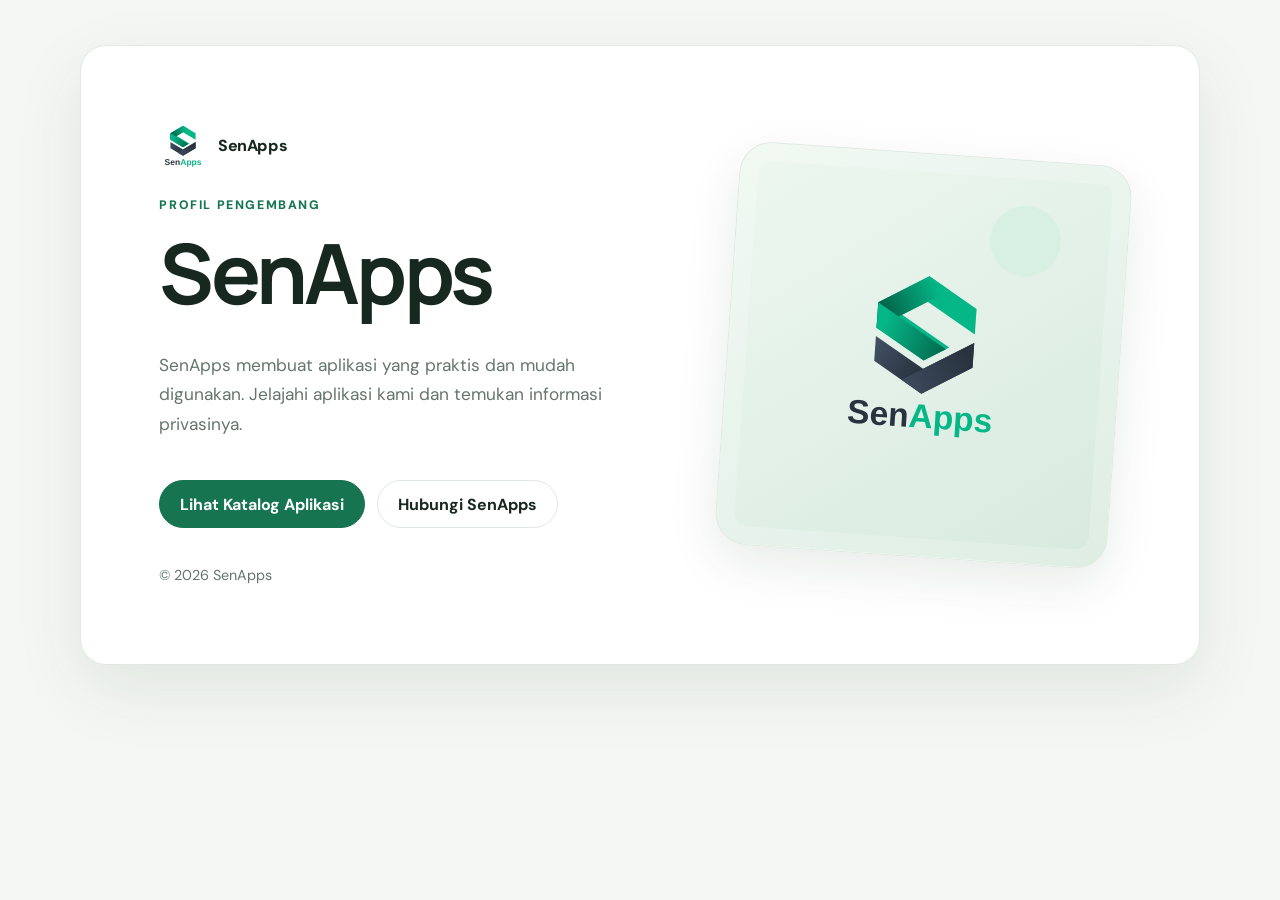
<file: index.html>
﻿<!doctype html>
<html lang="id">
<head>
  <meta charset="utf-8">
  <meta name="viewport" content="width=device-width, initial-scale=1">
  <meta name="description" content="SenApps — profil pengembang dan katalog aplikasi.">
  <title>SenApps — Aplikasi yang berguna untuk keseharian</title>
  <style>
    :root { --ink: #17251e; --muted: #58685f; --paper: #f4f7f2; --green: #176b4b; --line: #dce6dd; }
    * { box-sizing: border-box; }
    body { margin: 0; background: var(--paper); color: var(--ink); font: 16px/1.65 system-ui, -apple-system, "Segoe UI", sans-serif; }
    main { width: min(980px, calc(100% - 36px)); margin: 7vh auto; }
    .card { padding: clamp(28px, 7vw, 76px); border: 1px solid var(--line); border-radius: 24px; background: #fff; box-shadow: 0 18px 55px #193d2910; }
    .eyebrow { color: var(--green); font-size: .78rem; font-weight: 750; letter-spacing: .12em; text-transform: uppercase; }
    h1 { max-width: 700px; margin: 12px 0 16px; font-size: clamp(2.6rem, 8vw, 5rem); line-height: 1.02; letter-spacing: -.055em; }
    p { color: var(--muted); }
    .links { display: flex; flex-wrap: wrap; gap: 12px; margin-top: 30px; }
    a.button { display: inline-block; padding: 12px 18px; border: 1px solid var(--line); border-radius: 999px; color: var(--green); font-weight: 700; text-decoration: none; }
    a.button.primary { border-color: var(--green); background: var(--green); color: #fff; }
    footer { margin-top: 28px; color: var(--muted); font-size: .9rem; }
  </style>
  <link rel="stylesheet" href="assets/styles.css?v=3">
</head>
<body>
  <main>
    <section class="card" aria-labelledby="title">
      <a class="site-brand" href="./"><img src="assets/senapps-logo.svg" alt="Logo SenApps"><span>SenApps</span></a><div class="eyebrow">Profil pengembang</div>
      <h1 id="title">SenApps</h1>
      <p>SenApps membuat aplikasi yang praktis dan mudah digunakan. Jelajahi aplikasi kami dan temukan informasi privasinya.</p>
      <nav class="links" aria-label="Navigasi utama">
        <a class="button primary" href="apps/">Lihat Katalog Aplikasi</a>
        <a class="button" href="mailto:senaalwaa@gmail.com">Hubungi SenApps</a>
      </nav>
      <footer>© <span id="year"></span> SenApps</footer>
    </section>
  </main>
  <script>document.getElementById('year').textContent = new Date().getFullYear();</script>
</body>
</html>
</file>
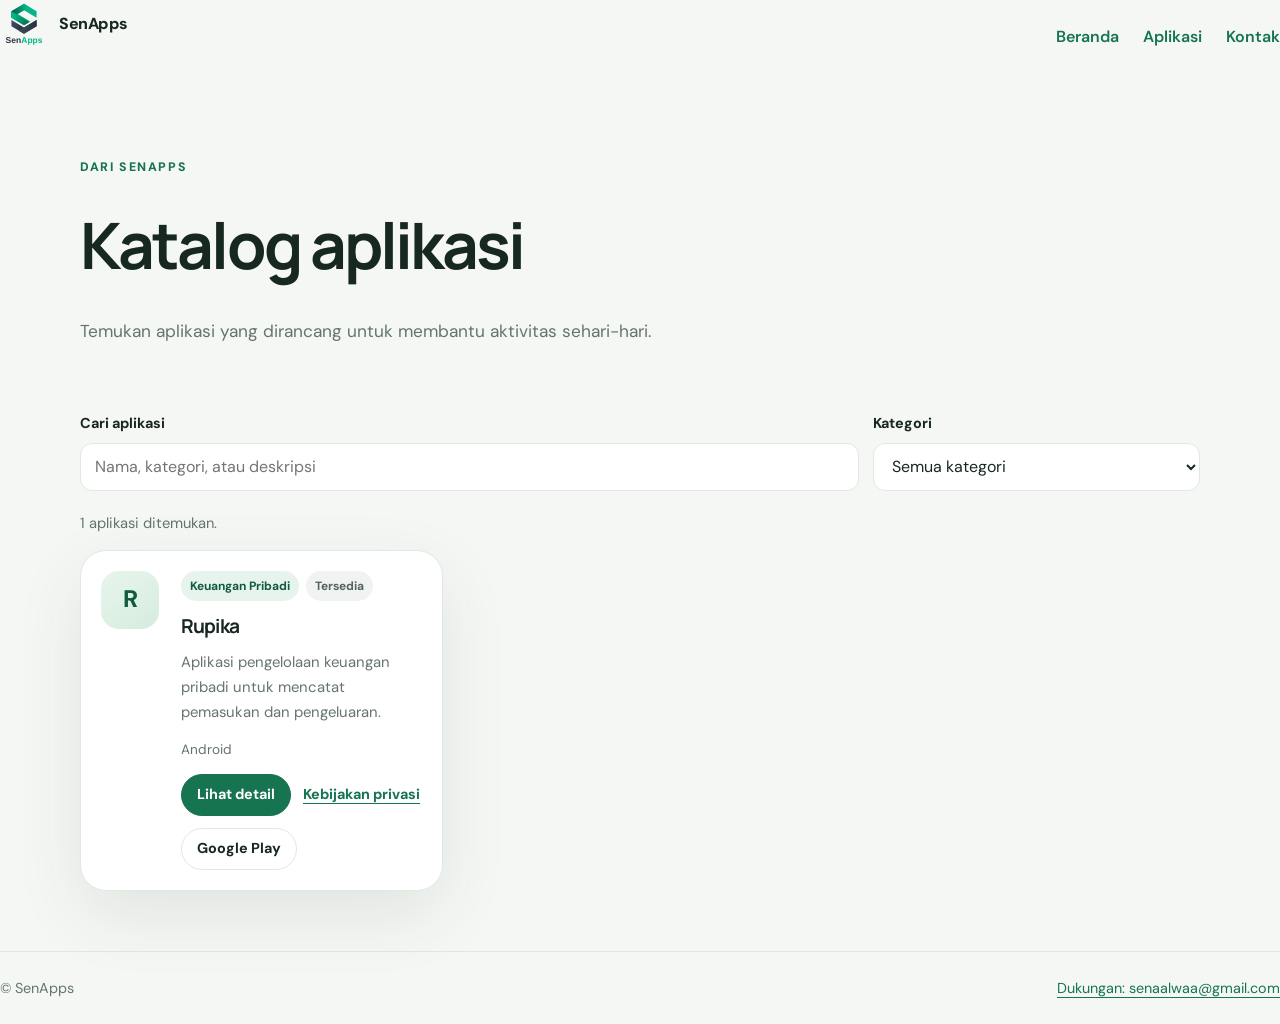
<file: apps/index.html>
<!doctype html>
<html lang="id">
<head>
  <meta charset="utf-8">
  <meta name="viewport" content="width=device-width, initial-scale=1">
  <meta name="description" content="Jelajahi aplikasi yang dibuat oleh SenApps.">
  <title>Katalog Aplikasi — SenApps</title>
  <link rel="stylesheet" href="../assets/styles.css?v=3">
  <script src="../assets/scripts/catalog.js" defer></script>
</head>
<body>
  <header class="site-header shell">
    <a class="site-brand" href="../"><img src="../assets/senapps-logo.svg" alt=""><span>SenApps</span></a>
    <nav class="catalog-nav" aria-label="Navigasi utama">
      <a href="../">Beranda</a><a href="#catalog-list" aria-current="page">Aplikasi</a>
      <a href="mailto:senaalwaa@gmail.com">Kontak</a>
    </nav>
  </header>
  <main class="catalog-main shell">
    <section class="catalog-intro">
      <p class="eyebrow">Dari SenApps</p>
      <h1>Katalog aplikasi</h1>
      <p class="catalog-lead">Temukan aplikasi yang dirancang untuk membantu aktivitas sehari-hari.</p>
    </section>
    <section id="catalog-list" aria-labelledby="catalog-title">
      <h2 id="catalog-title" class="visually-hidden">Daftar aplikasi</h2>
      <div class="catalog-controls">
        <div class="search-field"><label for="app-search">Cari aplikasi</label><input id="app-search" type="search" placeholder="Nama, kategori, atau deskripsi" autocomplete="off"></div>
        <div class="filter-field"><label for="category-filter">Kategori</label><select id="category-filter"><option value="">Semua kategori</option></select></div>
      </div>
      <p id="catalog-status" class="catalog-status" role="status" aria-live="polite">Memuat katalog aplikasi…</p>
      <div id="app-grid" class="app-grid"></div>
    </section>
  </main>
  <footer class="site-footer shell"><span>© SenApps</span><a href="mailto:senaalwaa@gmail.com">Dukungan: senaalwaa@gmail.com</a></footer>
</body>
</html>
</file>
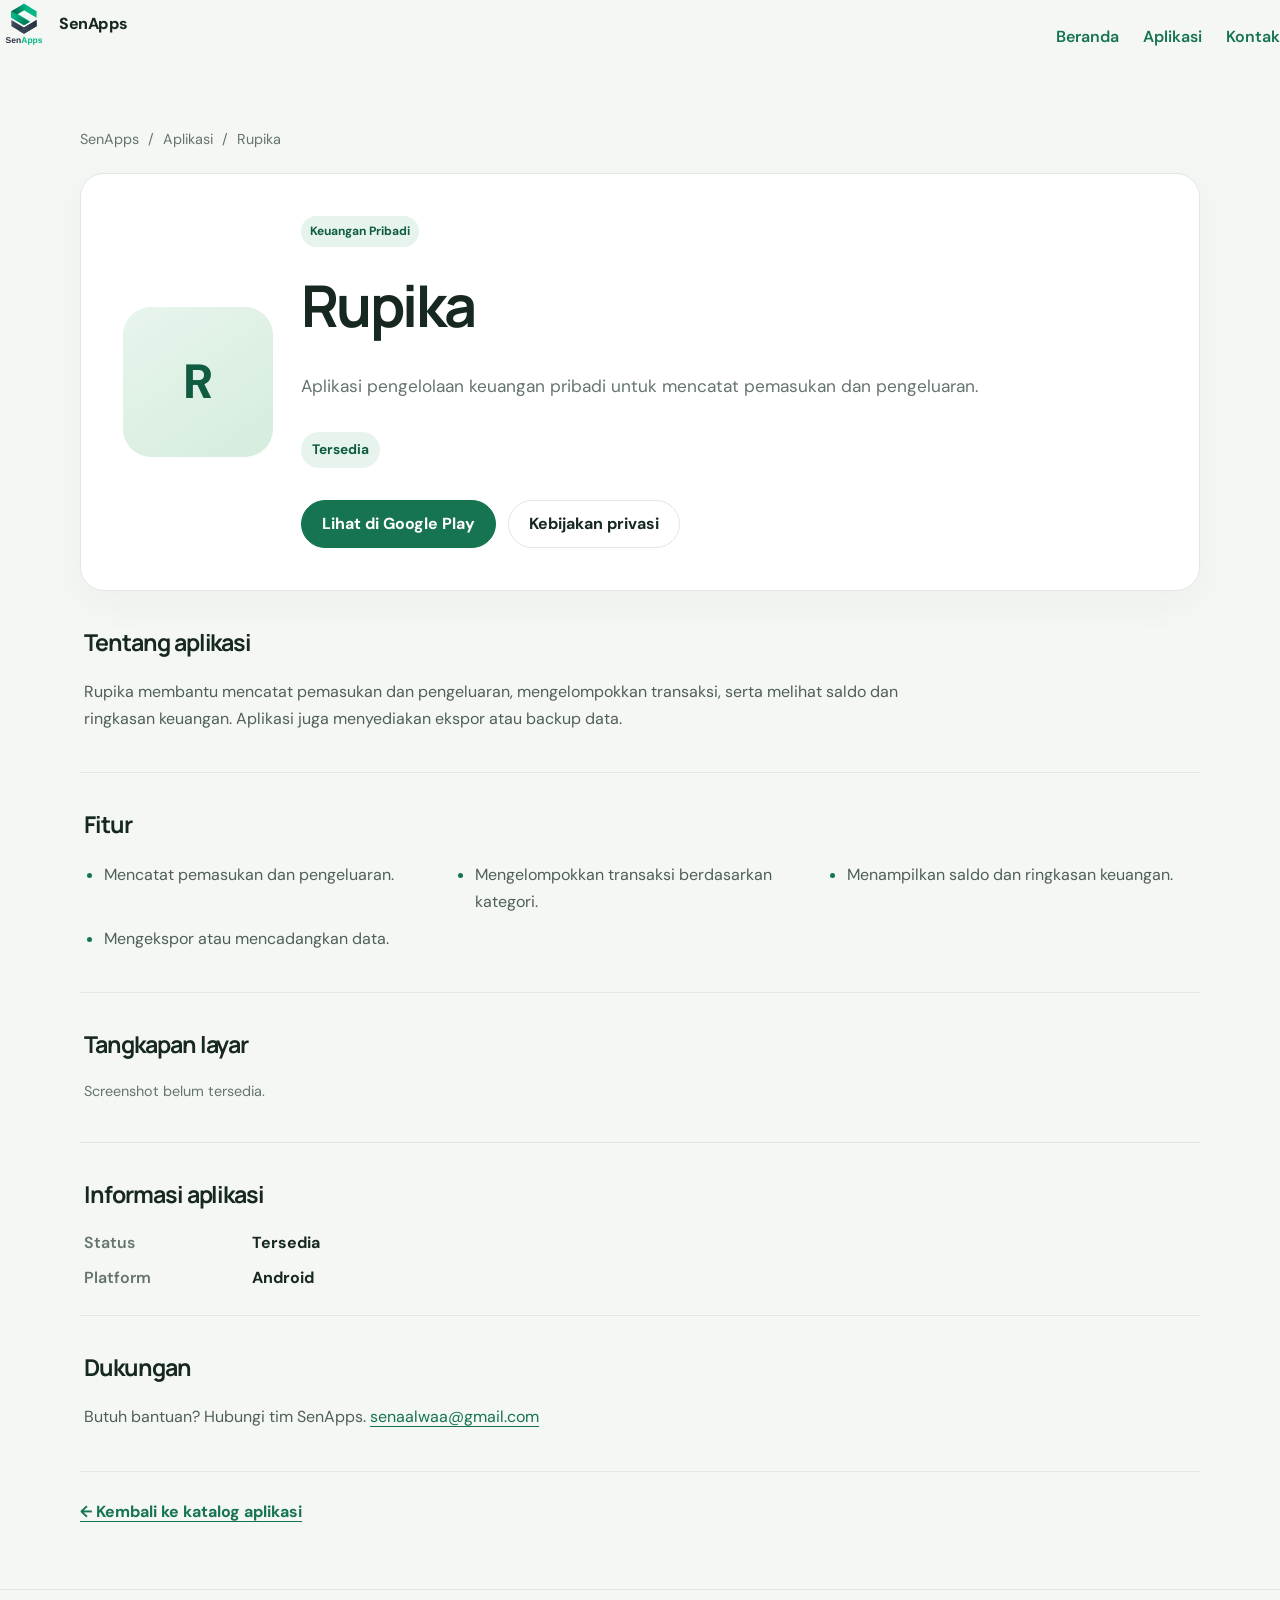
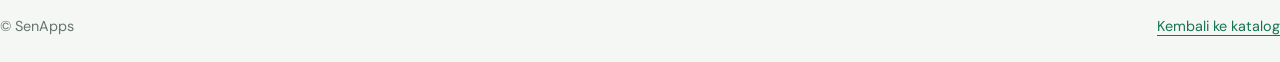
<file: apps/rupika/index.html>
<!doctype html>
<html lang="id">
<head>
  <meta charset="utf-8">
  <meta name="viewport" content="width=device-width, initial-scale=1">
  <meta name="description" content="Informasi aplikasi Rupika dari SenApps.">
  <title>Rupika — SenApps</title>
  <link rel="stylesheet" href="../../assets/styles.css?v=3">
  <script src="../../assets/scripts/app-detail.js" defer></script>
</head>
<body>
  <header class="site-header shell">
    <a class="site-brand" href="../../"><img src="../../assets/senapps-logo.svg" alt=""><span>SenApps</span></a>
    <nav class="catalog-nav" aria-label="Navigasi utama"><a href="../../">Beranda</a><a href="../">Aplikasi</a><a href="mailto:senaalwaa@gmail.com">Kontak</a></nav>
  </header>
  <main id="app-detail" class="detail-main shell" data-app-id="rupika" aria-live="polite">
    <p class="catalog-status" role="status">Memuat informasi aplikasi…</p>
  </main>
  <footer class="site-footer shell"><span>© SenApps</span><a href="../../apps/">Kembali ke katalog</a></footer>
</body>
</html>
</file>
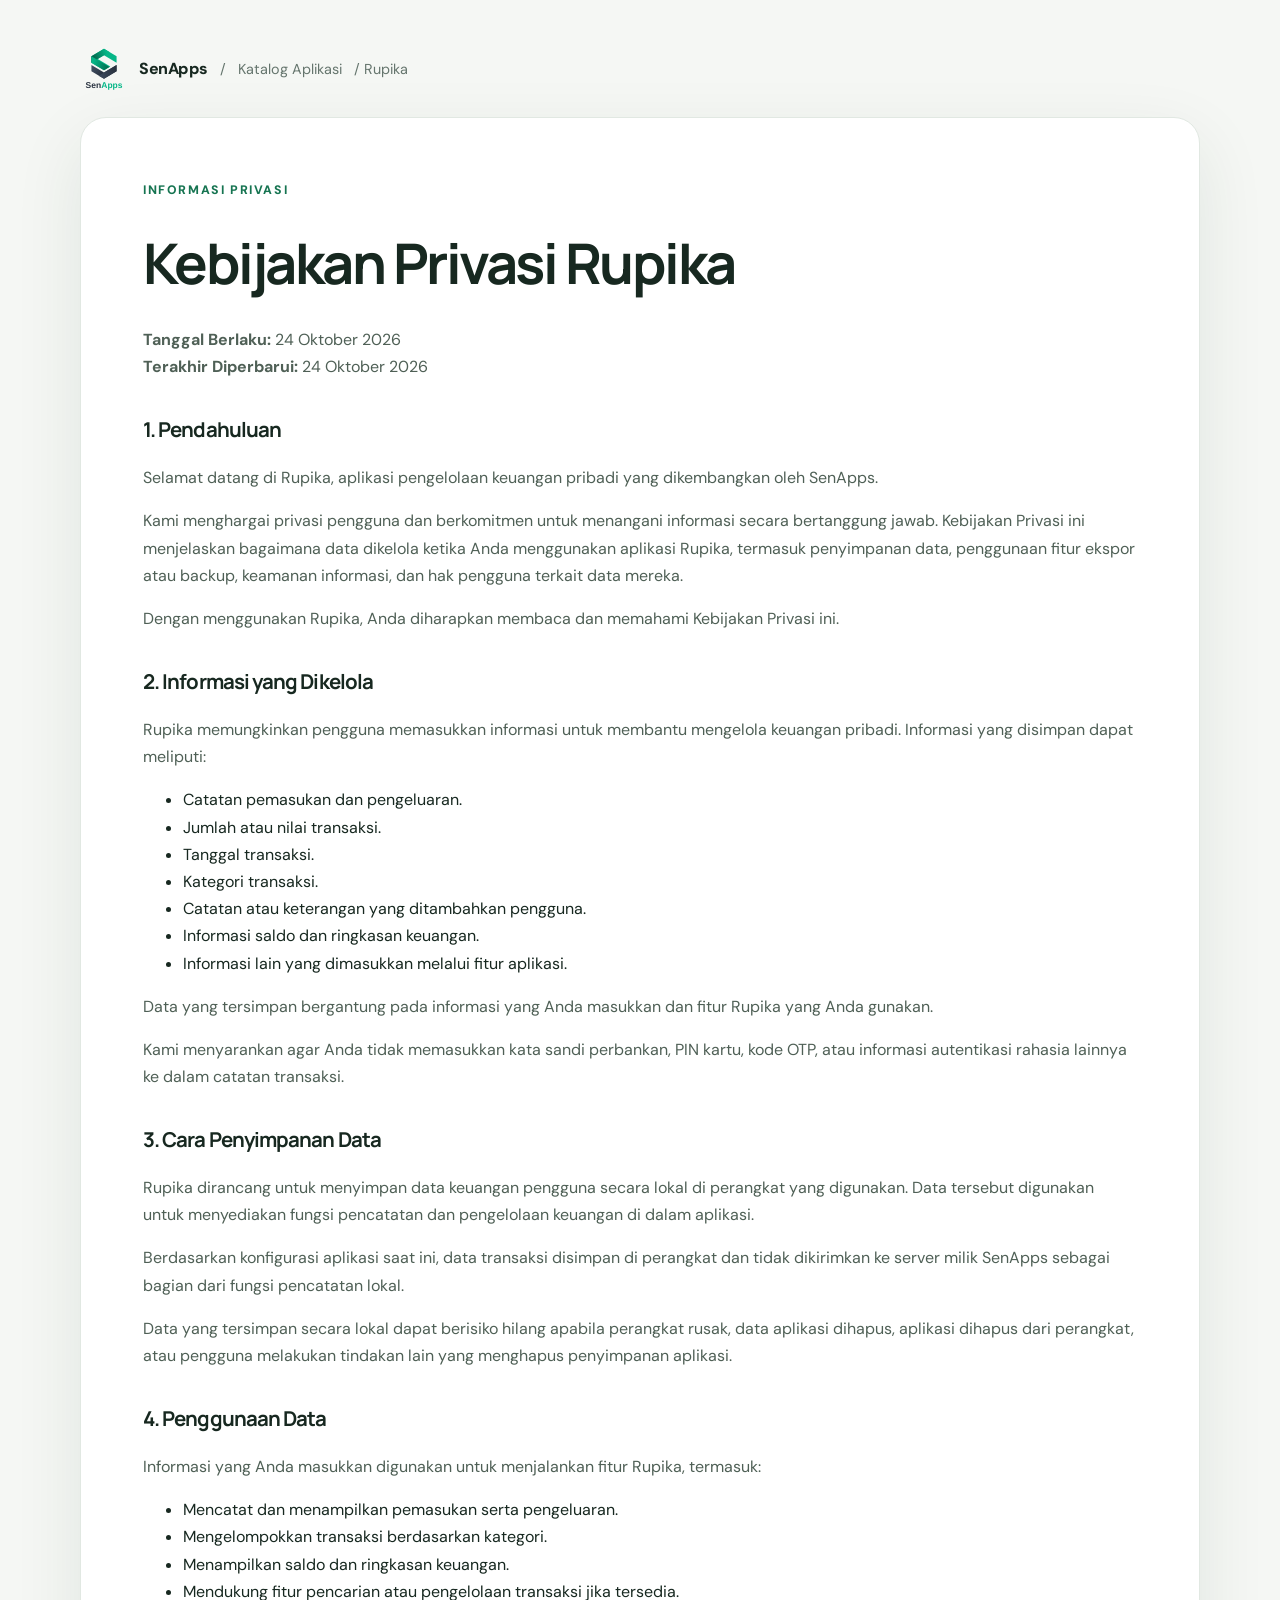
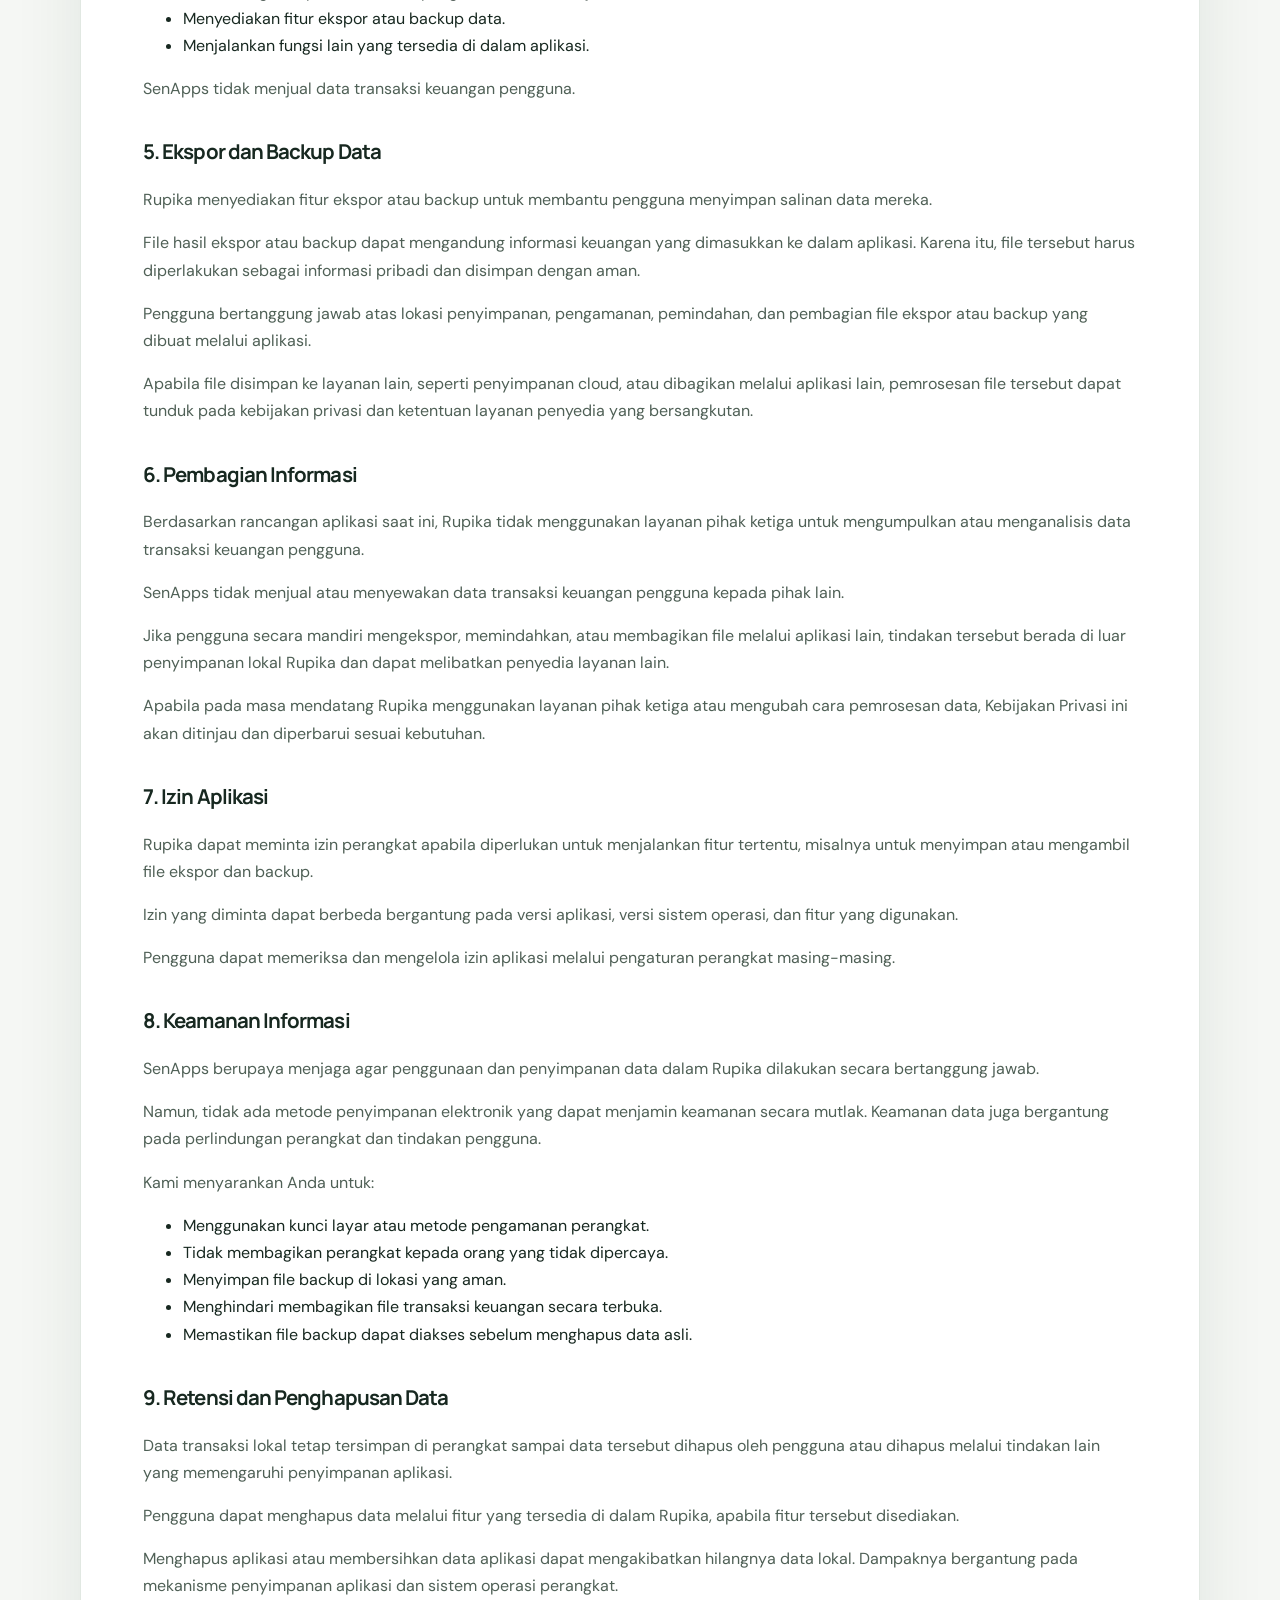
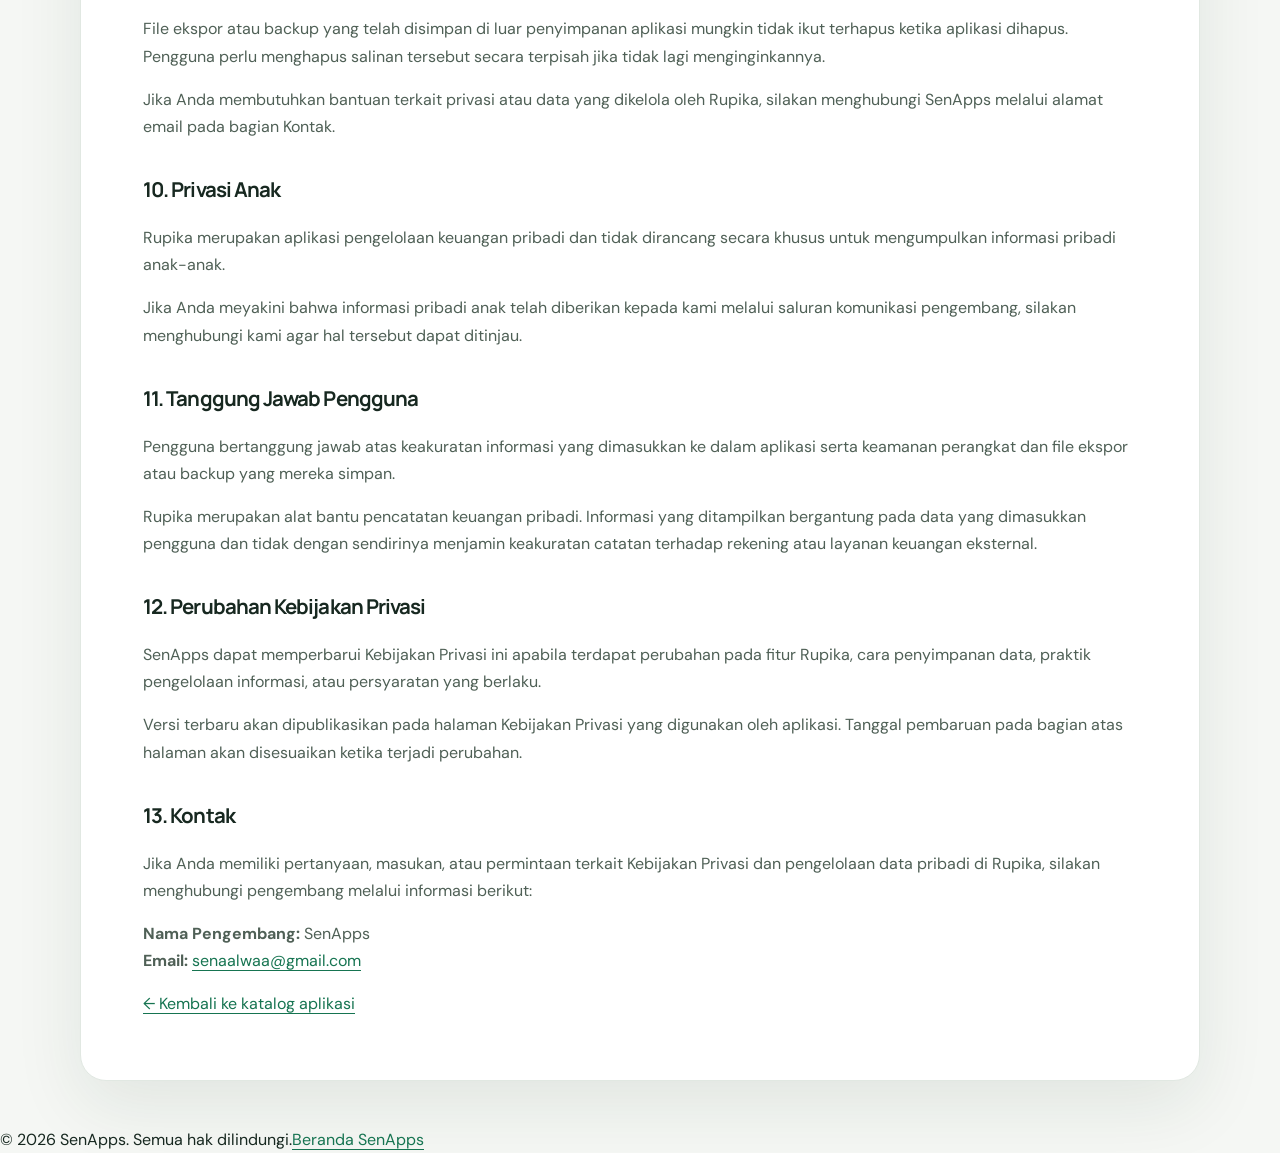
<file: privacy-policy/rupika/index.html>
<!doctype html>
<html lang="id">
<head>
  <meta charset="utf-8">
  <meta name="viewport" content="width=device-width, initial-scale=1">
  <meta name="description" content="Kebijakan Privasi Rupika, aplikasi pengelolaan keuangan pribadi dari SenApps.">
  <title>Kebijakan Privasi Rupika — SenApps</title>
  <link rel="stylesheet" href="../../assets/styles.css?v=3">
</head>
<body>
  <main class="policy-wrap">
    <div class="policy-brand"><a class="site-brand" href="../../"><img src="../../assets/senapps-logo.svg" alt="Logo SenApps"><span>SenApps</span></a><span>/</span><a href="../../apps/">Katalog Aplikasi</a><span>/ Rupika</span></div>
    <article class="policy">
      <div class="eyebrow">Informasi Privasi</div>
      <h1>Kebijakan Privasi Rupika</h1>
      <p class="updated"><strong>Tanggal Berlaku:</strong> 24 Oktober 2026<br><strong>Terakhir Diperbarui:</strong> 24 Oktober 2026</p>
      <h2>1. Pendahuluan</h2>
      <p>Selamat datang di Rupika, aplikasi pengelolaan keuangan pribadi yang dikembangkan oleh SenApps.</p>
      <p>Kami menghargai privasi pengguna dan berkomitmen untuk menangani informasi secara bertanggung jawab. Kebijakan Privasi ini menjelaskan bagaimana data dikelola ketika Anda menggunakan aplikasi Rupika, termasuk penyimpanan data, penggunaan fitur ekspor atau backup, keamanan informasi, dan hak pengguna terkait data mereka.</p>
      <p>Dengan menggunakan Rupika, Anda diharapkan membaca dan memahami Kebijakan Privasi ini.</p>
      <h2>2. Informasi yang Dikelola</h2>
      <p>Rupika memungkinkan pengguna memasukkan informasi untuk membantu mengelola keuangan pribadi. Informasi yang disimpan dapat meliputi:</p>
      <ul>
      <li>Catatan pemasukan dan pengeluaran.</li>
      <li>Jumlah atau nilai transaksi.</li>
      <li>Tanggal transaksi.</li>
      <li>Kategori transaksi.</li>
      <li>Catatan atau keterangan yang ditambahkan pengguna.</li>
      <li>Informasi saldo dan ringkasan keuangan.</li>
      <li>Informasi lain yang dimasukkan melalui fitur aplikasi.</li>
      </ul>
      <p>Data yang tersimpan bergantung pada informasi yang Anda masukkan dan fitur Rupika yang Anda gunakan.</p>
      <p>Kami menyarankan agar Anda tidak memasukkan kata sandi perbankan, PIN kartu, kode OTP, atau informasi autentikasi rahasia lainnya ke dalam catatan transaksi.</p>
      <h2>3. Cara Penyimpanan Data</h2>
      <p>Rupika dirancang untuk menyimpan data keuangan pengguna secara lokal di perangkat yang digunakan. Data tersebut digunakan untuk menyediakan fungsi pencatatan dan pengelolaan keuangan di dalam aplikasi.</p>
      <p>Berdasarkan konfigurasi aplikasi saat ini, data transaksi disimpan di perangkat dan tidak dikirimkan ke server milik SenApps sebagai bagian dari fungsi pencatatan lokal.</p>
      <p>Data yang tersimpan secara lokal dapat berisiko hilang apabila perangkat rusak, data aplikasi dihapus, aplikasi dihapus dari perangkat, atau pengguna melakukan tindakan lain yang menghapus penyimpanan aplikasi.</p>
      <h2>4. Penggunaan Data</h2>
      <p>Informasi yang Anda masukkan digunakan untuk menjalankan fitur Rupika, termasuk:</p>
      <ul>
      <li>Mencatat dan menampilkan pemasukan serta pengeluaran.</li>
      <li>Mengelompokkan transaksi berdasarkan kategori.</li>
      <li>Menampilkan saldo dan ringkasan keuangan.</li>
      <li>Mendukung fitur pencarian atau pengelolaan transaksi jika tersedia.</li>
      <li>Menyediakan fitur ekspor atau backup data.</li>
      <li>Menjalankan fungsi lain yang tersedia di dalam aplikasi.</li>
      </ul>
      <p>SenApps tidak menjual data transaksi keuangan pengguna.</p>
      <h2>5. Ekspor dan Backup Data</h2>
      <p>Rupika menyediakan fitur ekspor atau backup untuk membantu pengguna menyimpan salinan data mereka.</p>
      <p>File hasil ekspor atau backup dapat mengandung informasi keuangan yang dimasukkan ke dalam aplikasi. Karena itu, file tersebut harus diperlakukan sebagai informasi pribadi dan disimpan dengan aman.</p>
      <p>Pengguna bertanggung jawab atas lokasi penyimpanan, pengamanan, pemindahan, dan pembagian file ekspor atau backup yang dibuat melalui aplikasi.</p>
      <p>Apabila file disimpan ke layanan lain, seperti penyimpanan cloud, atau dibagikan melalui aplikasi lain, pemrosesan file tersebut dapat tunduk pada kebijakan privasi dan ketentuan layanan penyedia yang bersangkutan.</p>
      <h2>6. Pembagian Informasi</h2>
      <p>Berdasarkan rancangan aplikasi saat ini, Rupika tidak menggunakan layanan pihak ketiga untuk mengumpulkan atau menganalisis data transaksi keuangan pengguna.</p>
      <p>SenApps tidak menjual atau menyewakan data transaksi keuangan pengguna kepada pihak lain.</p>
      <p>Jika pengguna secara mandiri mengekspor, memindahkan, atau membagikan file melalui aplikasi lain, tindakan tersebut berada di luar penyimpanan lokal Rupika dan dapat melibatkan penyedia layanan lain.</p>
      <p>Apabila pada masa mendatang Rupika menggunakan layanan pihak ketiga atau mengubah cara pemrosesan data, Kebijakan Privasi ini akan ditinjau dan diperbarui sesuai kebutuhan.</p>
      <h2>7. Izin Aplikasi</h2>
      <p>Rupika dapat meminta izin perangkat apabila diperlukan untuk menjalankan fitur tertentu, misalnya untuk menyimpan atau mengambil file ekspor dan backup.</p>
      <p>Izin yang diminta dapat berbeda bergantung pada versi aplikasi, versi sistem operasi, dan fitur yang digunakan.</p>
      <p>Pengguna dapat memeriksa dan mengelola izin aplikasi melalui pengaturan perangkat masing-masing.</p>
      <h2>8. Keamanan Informasi</h2>
      <p>SenApps berupaya menjaga agar penggunaan dan penyimpanan data dalam Rupika dilakukan secara bertanggung jawab.</p>
      <p>Namun, tidak ada metode penyimpanan elektronik yang dapat menjamin keamanan secara mutlak. Keamanan data juga bergantung pada perlindungan perangkat dan tindakan pengguna.</p>
      <p>Kami menyarankan Anda untuk:</p>
      <ul>
      <li>Menggunakan kunci layar atau metode pengamanan perangkat.</li>
      <li>Tidak membagikan perangkat kepada orang yang tidak dipercaya.</li>
      <li>Menyimpan file backup di lokasi yang aman.</li>
      <li>Menghindari membagikan file transaksi keuangan secara terbuka.</li>
      <li>Memastikan file backup dapat diakses sebelum menghapus data asli.</li>
      </ul>
      <h2>9. Retensi dan Penghapusan Data</h2>
      <p>Data transaksi lokal tetap tersimpan di perangkat sampai data tersebut dihapus oleh pengguna atau dihapus melalui tindakan lain yang memengaruhi penyimpanan aplikasi.</p>
      <p>Pengguna dapat menghapus data melalui fitur yang tersedia di dalam Rupika, apabila fitur tersebut disediakan.</p>
      <p>Menghapus aplikasi atau membersihkan data aplikasi dapat mengakibatkan hilangnya data lokal. Dampaknya bergantung pada mekanisme penyimpanan aplikasi dan sistem operasi perangkat.</p>
      <p>File ekspor atau backup yang telah disimpan di luar penyimpanan aplikasi mungkin tidak ikut terhapus ketika aplikasi dihapus. Pengguna perlu menghapus salinan tersebut secara terpisah jika tidak lagi menginginkannya.</p>
      <p>Jika Anda membutuhkan bantuan terkait privasi atau data yang dikelola oleh Rupika, silakan menghubungi SenApps melalui alamat email pada bagian Kontak.</p>
      <h2>10. Privasi Anak</h2>
      <p>Rupika merupakan aplikasi pengelolaan keuangan pribadi dan tidak dirancang secara khusus untuk mengumpulkan informasi pribadi anak-anak.</p>
      <p>Jika Anda meyakini bahwa informasi pribadi anak telah diberikan kepada kami melalui saluran komunikasi pengembang, silakan menghubungi kami agar hal tersebut dapat ditinjau.</p>
      <h2>11. Tanggung Jawab Pengguna</h2>
      <p>Pengguna bertanggung jawab atas keakuratan informasi yang dimasukkan ke dalam aplikasi serta keamanan perangkat dan file ekspor atau backup yang mereka simpan.</p>
      <p>Rupika merupakan alat bantu pencatatan keuangan pribadi. Informasi yang ditampilkan bergantung pada data yang dimasukkan pengguna dan tidak dengan sendirinya menjamin keakuratan catatan terhadap rekening atau layanan keuangan eksternal.</p>
      <h2>12. Perubahan Kebijakan Privasi</h2>
      <p>SenApps dapat memperbarui Kebijakan Privasi ini apabila terdapat perubahan pada fitur Rupika, cara penyimpanan data, praktik pengelolaan informasi, atau persyaratan yang berlaku.</p>
      <p>Versi terbaru akan dipublikasikan pada halaman Kebijakan Privasi yang digunakan oleh aplikasi. Tanggal pembaruan pada bagian atas halaman akan disesuaikan ketika terjadi perubahan.</p>
      <h2>13. Kontak</h2>
      <p>Jika Anda memiliki pertanyaan, masukan, atau permintaan terkait Kebijakan Privasi dan pengelolaan data pribadi di Rupika, silakan menghubungi pengembang melalui informasi berikut:</p>
      <p><strong>Nama Pengembang:</strong> SenApps<br><strong>Email:</strong> <a href="mailto:senaalwaa@gmail.com">senaalwaa@gmail.com</a></p>
      <div class="policy-foot"><a href="../../apps/">← Kembali ke katalog aplikasi</a></div>
    </article>
  </main>
  <footer class="footer shell"><span>© 2026 SenApps. Semua hak dilindungi.</span><a href="../../">Beranda SenApps</a></footer>
</body>
</html>
</file>
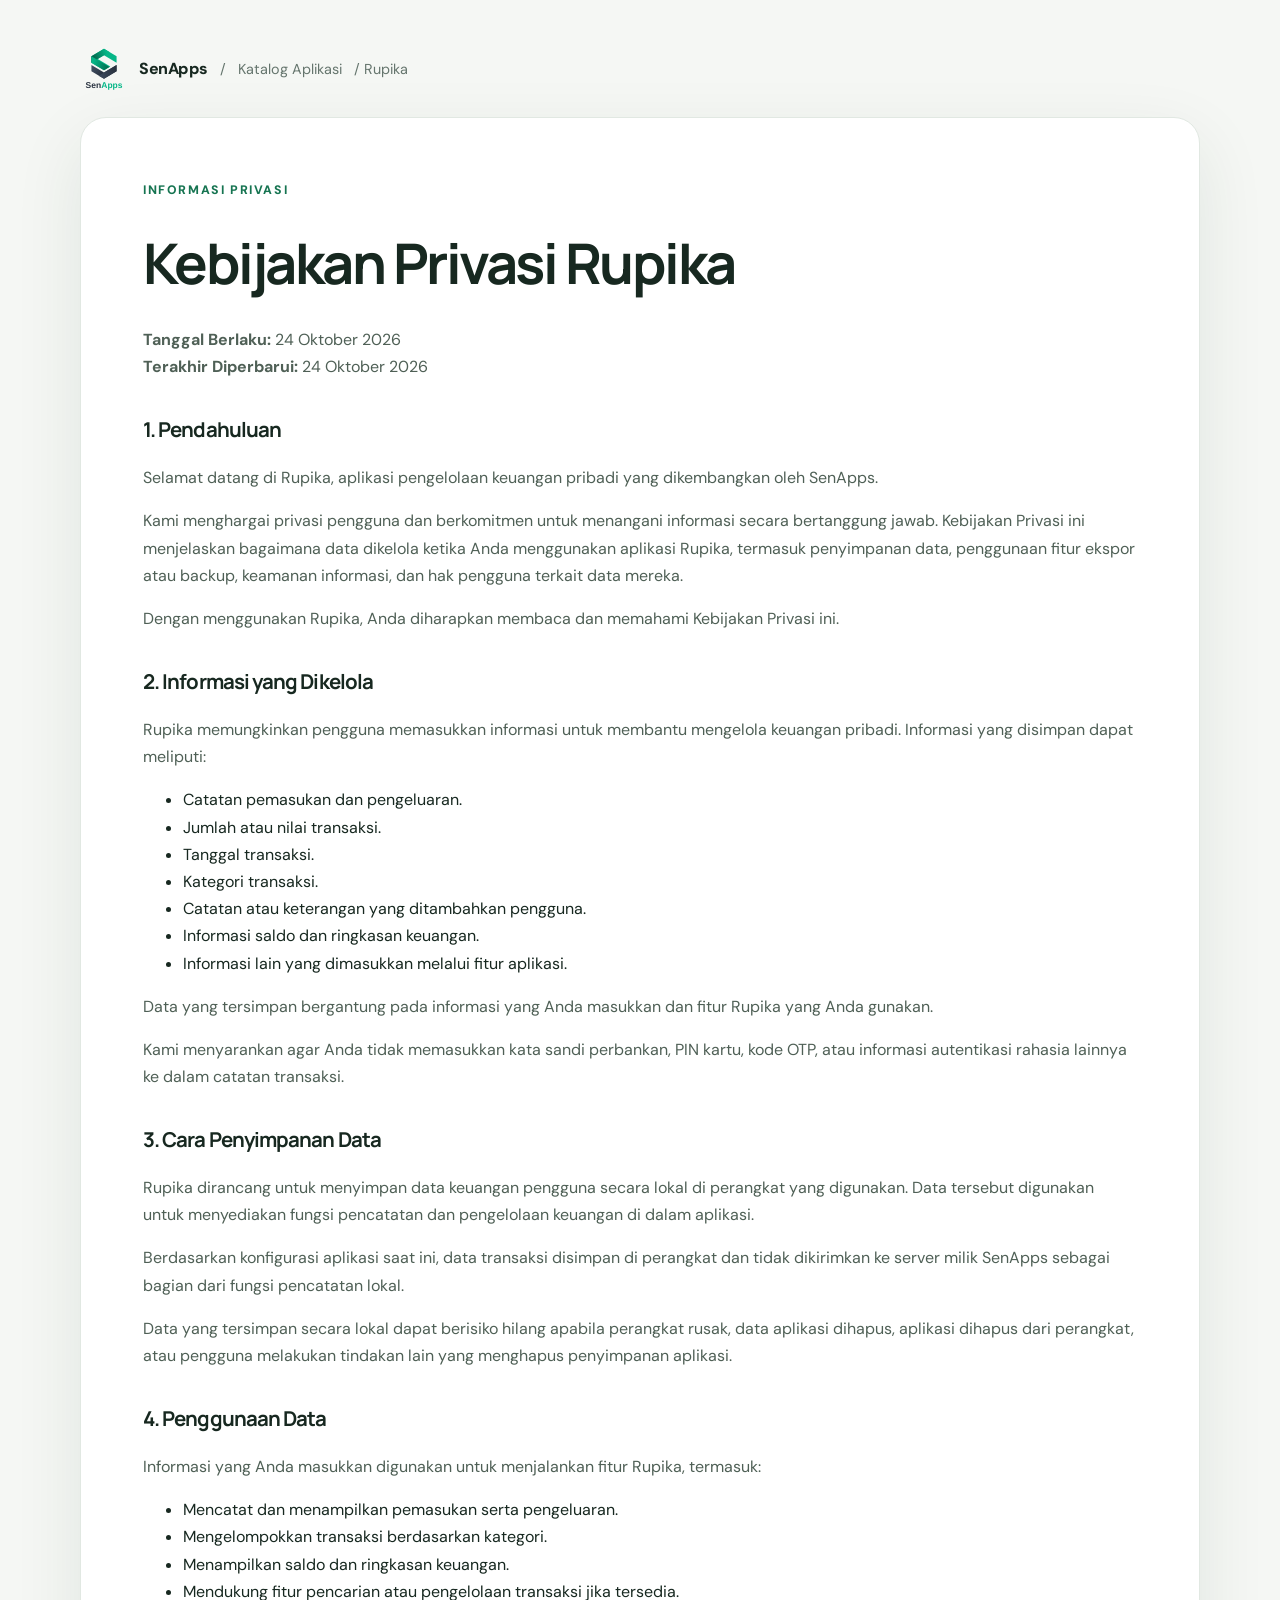
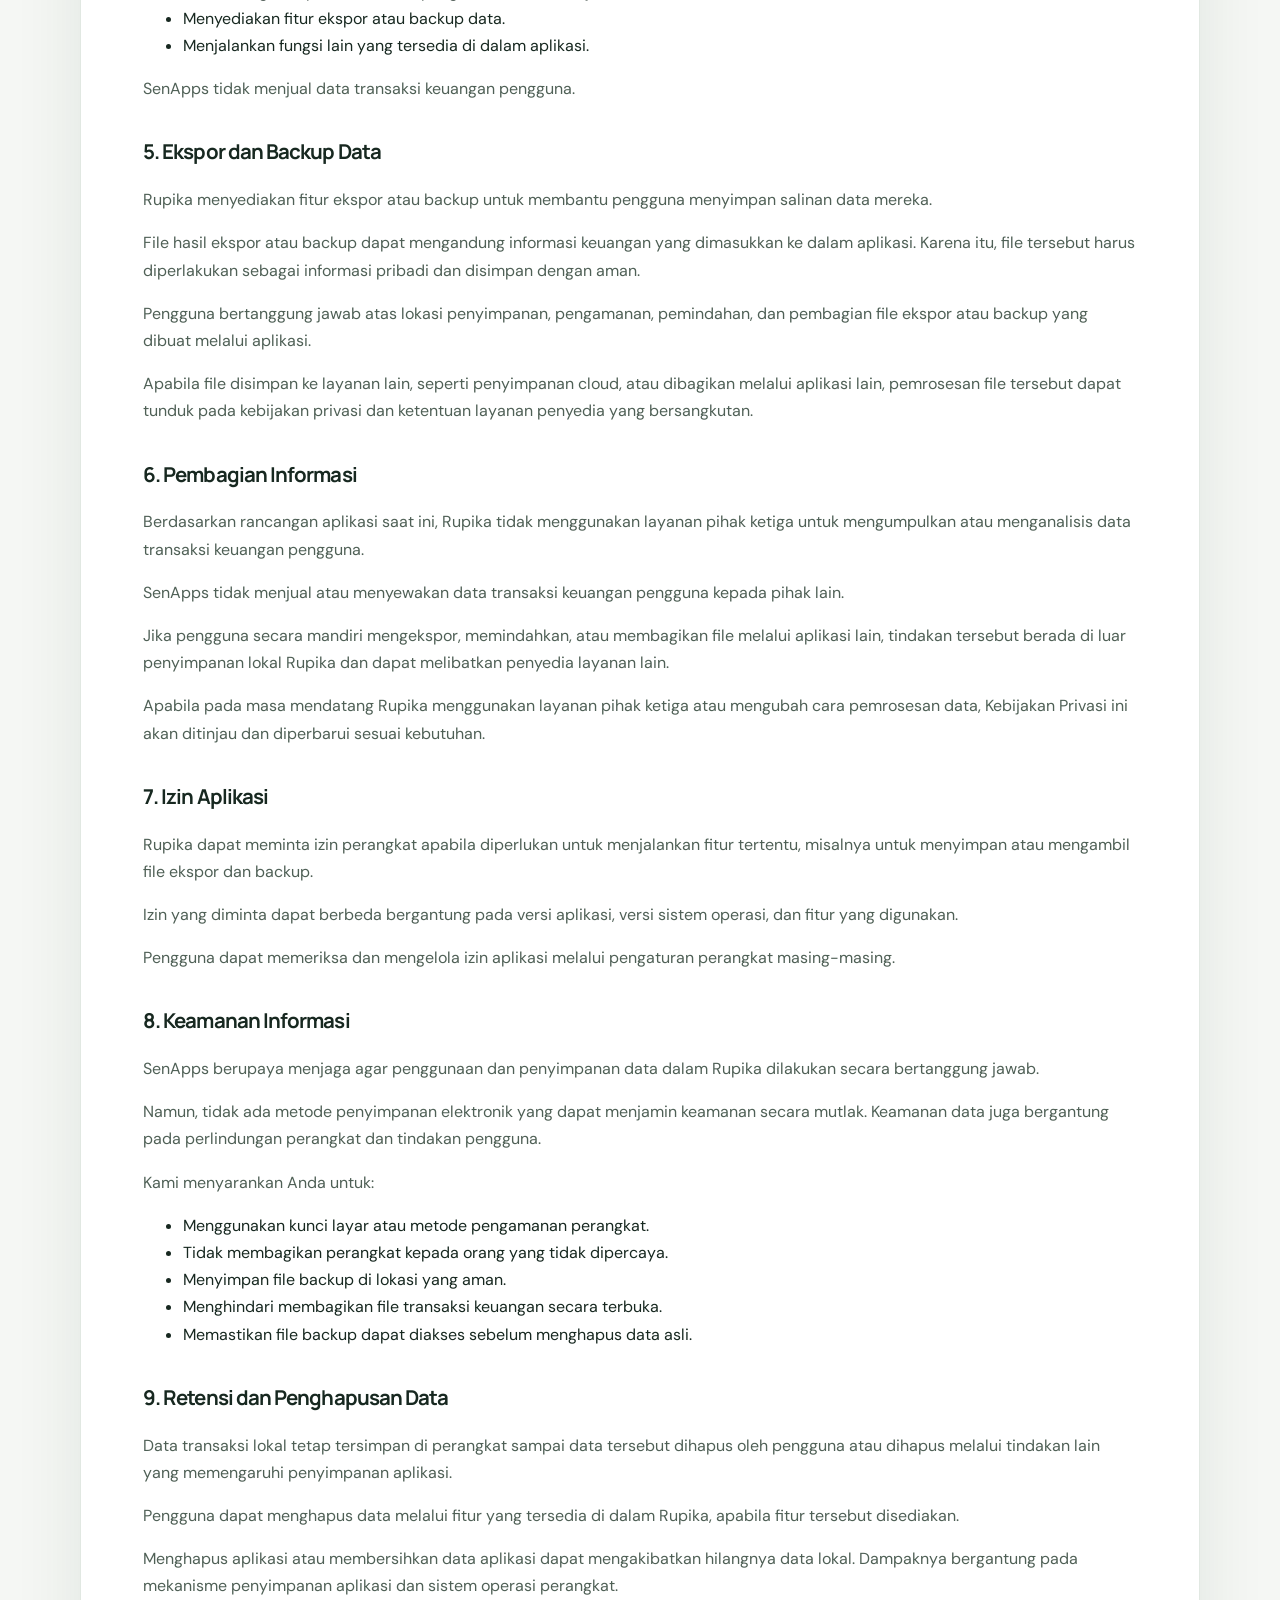
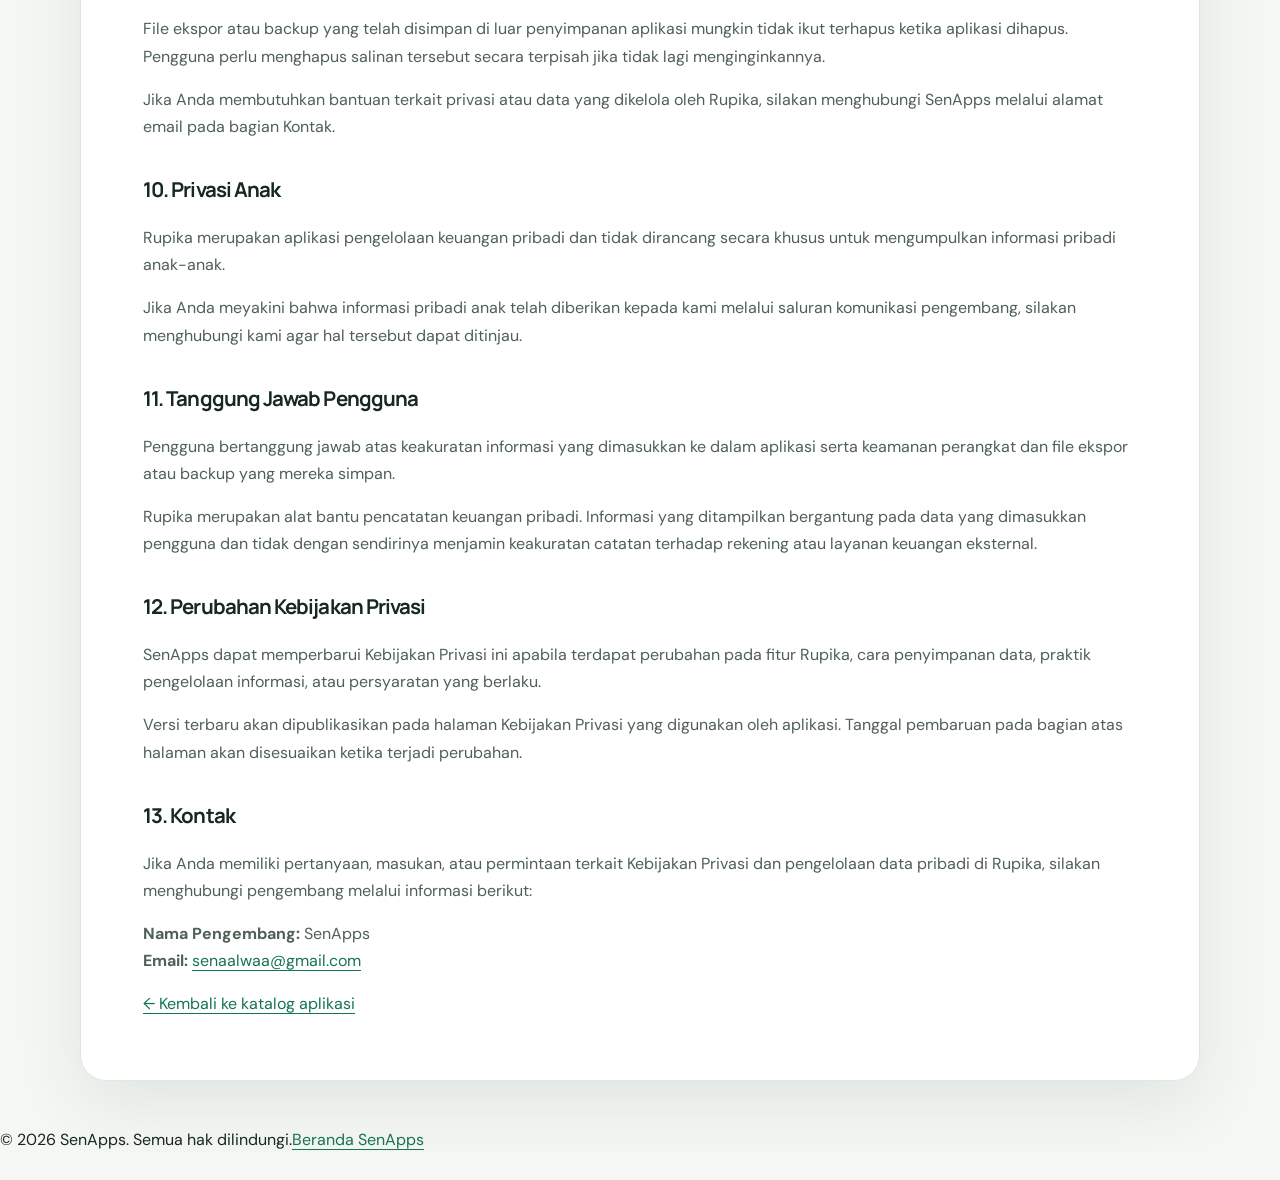
<file: privacy-policy.html>
<!doctype html>
<html lang="id">
<head>
  <meta charset="utf-8">
  <meta http-equiv="refresh" content="0; url=privacy-policy/rupika/">
  <meta name="viewport" content="width=device-width, initial-scale=1">
  <title>Kebijakan Privasi Rupika</title>
  <link rel="canonical" href="privacy-policy/rupika/">
</head>
<body>
  <p>Halaman kebijakan privasi Rupika telah dipindahkan. <a href="privacy-policy/rupika/">Buka kebijakan privasi Rupika</a>.</p>
</body>
</html>
</file>
<file: assets/styles.css>
﻿@import url('https://fonts.googleapis.com/css2?family=DM+Sans:wght@400;500;600;700&family=Manrope:wght@500;600;700;800&display=swap');
:root{--ink:#172820;--muted:#65756d;--paper:#f5f7f4;--green:#167451;--deep:#105c40;--line:#e1e8e2;--mint:#e7f4ed;--shadow:0 24px 70px rgba(21,52,36,.09)}
*{box-sizing:border-box}body{margin:0;background:var(--paper)!important;color:var(--ink)!important;font:16px/1.7 'DM Sans',system-ui,sans-serif!important;-webkit-font-smoothing:antialiased}a{color:var(--green)!important;text-underline-offset:4px}a:focus-visible{outline:3px solid #8ed5af;outline-offset:4px}h1,h2,h3{font-family:Manrope,'DM Sans',system-ui,sans-serif!important;letter-spacing:-.045em!important}main{width:min(1120px,calc(100% - 40px))!important;margin:5vh auto!important}.card,article{border:1px solid var(--line)!important;border-radius:26px!important;background:#fff!important;box-shadow:var(--shadow)!important}.eyebrow{color:var(--green)!important;font-size:.77rem!important;font-weight:800!important;letter-spacing:.13em!important;text-transform:uppercase}.button,a.button{display:inline-flex;min-height:48px;align-items:center;justify-content:center;padding:0 20px;border:1px solid var(--line)!important;border-radius:999px!important;background:#fff;color:var(--ink)!important;font-weight:700;text-decoration:none;transition:.18s}.button.primary,a.button.primary{border-color:var(--green)!important;background:var(--green)!important;color:#fff!important}.button:hover,a.button:hover{transform:translateY(-2px);box-shadow:0 9px 22px #15342418}.card{position:relative;min-height:520px;display:flex;flex-direction:column;justify-content:center;overflow:hidden;padding:76px 49% 76px 7%!important}.card:after{position:absolute;top:50%;right:7%;width:35%;height:65%;display:grid;place-items:center;border:1px solid #dfeae1;border-radius:32px;background:radial-gradient(circle at 75% 20%,#d8f0e1 0 8%,transparent 8.3%),linear-gradient(145deg,#edf7ef,#d7e9dd);color:#167451;content:'S';font:800 8rem Manrope,sans-serif;transform:translateY(-50%) rotate(4deg);box-shadow:inset 0 0 0 18px #ffffff30,0 18px 50px #15342418}.card h1{margin:14px 0 18px!important;font-size:clamp(3rem,7vw,5.2rem)!important;line-height:1.03!important}.card p{max-width:540px;color:var(--muted)!important;font-size:1.08rem}.links{gap:12px!important;margin-top:24px!important}.card footer{margin-top:35px!important;color:var(--muted)!important}.apps{display:grid!important;grid-template-columns:repeat(auto-fit,minmax(210px,1fr));gap:14px;margin-top:25px!important}.app{padding:20px!important;border:1px solid var(--line)!important;border-radius:18px!important;background:#fbfdfb!important}.app h2{margin:0 0 7px!important;font-size:1.2rem!important}.app p{margin:0 0 14px!important;font-size:.94rem!important}.app a{font-weight:700}.policy-wrap{width:min(850px,calc(100% - 36px));margin:45px auto 75px}.policy-wrap article{padding:clamp(26px,6vw,62px)!important}.policy-wrap h1{margin:14px 0!important;font-size:clamp(2.2rem,6vw,3.5rem)!important}.policy-wrap h2{margin-top:32px!important;font-size:1.28rem!important}.policy-wrap p{color:#4f6056!important}.draft{border:1px solid #f2dba8!important;border-radius:13px!important;background:#fff9ea!important;color:#684c18!important}.site-header{display:flex;justify-content:space-between;align-items:center;margin-bottom:24px}.site-footer{display:flex;justify-content:space-between;gap:16px;padding:24px 0;border-top:1px solid var(--line);color:var(--muted);font-size:.9rem}.app-card{display:flex;align-items:center;justify-content:space-between;gap:20px;padding:24px;border:1px solid var(--line);border-radius:20px;background:#fff}.app-info{display:flex;align-items:center;gap:16px}.app-icon{display:grid;width:58px;aspect-ratio:1;place-items:center;border-radius:18px;background:linear-gradient(145deg,#dcf4e5,#b9e5cb);color:var(--deep);font-weight:800;font-size:1.4rem}
@media(max-width:700px){main{width:calc(100% - 30px)!important;margin:24px auto!important}.card{min-height:0;padding:44px 26px!important}.card:after{position:relative;top:auto;right:auto;width:100%;height:180px;margin-top:32px;font-size:5rem;transform:none}.card h1{font-size:clamp(2.7rem,14vw,4rem)!important}.site-header{gap:12px}.nav{gap:12px!important}.app-card{align-items:flex-start;flex-direction:column}.site-footer{flex-direction:column;gap:7px}}
@media(prefers-reduced-motion:reduce){*{scroll-behavior:auto!important;transition:none!important}}
.site-brand{display:inline-flex;align-items:center;gap:11px;margin-bottom:25px;color:var(--ink)!important;font-weight:800;font-size:1rem;text-decoration:none}.site-brand img{display:block;width:48px;height:48px;object-fit:contain}.site-brand span{letter-spacing:-.03em}.policy-brand{display:flex;align-items:center;flex-wrap:wrap;gap:12px;margin-bottom:24px;color:var(--muted);font-size:.9rem}.policy-brand .site-brand{margin:0}.policy-brand>a:not(.site-brand){color:var(--muted)!important;text-decoration:none}.card .site-brand{position:relative;z-index:2}.card:after{content:''}
@media(max-width:700px){.site-brand{margin-bottom:18px}.site-brand img{width:42px;height:42px}}
.card:after{content:""!important;background-image:url("senapps-logo.svg"),radial-gradient(circle at 74% 20%,#d8f0e1 0 8%,transparent 8.3%),linear-gradient(145deg,#edf7ef,#e2f0e8 55%,#d7e9dd)!important;background-repeat:no-repeat;background-position:center,center,center;background-size:48% auto,auto,auto;color:transparent!important;font-size:0!important}
.visually-hidden{position:absolute!important;width:1px!important;height:1px!important;padding:0!important;margin:-1px!important;overflow:hidden!important;clip:rect(0,0,0,0)!important;white-space:nowrap!important;border:0!important}
.catalog-main.shell,.detail-main.shell{width:min(1120px,calc(100% - 40px))!important;margin:0 auto!important}
.catalog-nav{display:flex;align-items:center;gap:24px}.catalog-nav a{color:var(--muted);text-decoration:none;font-weight:600}.catalog-nav a:hover{color:var(--green)}
.catalog-intro{padding:48px 0 28px}.catalog-intro h1{margin:10px 0;font-size:clamp(2.5rem,6vw,4rem)}.catalog-lead{max-width:650px;color:var(--muted);font-size:1.08rem}
.catalog-controls{display:grid;grid-template-columns:minmax(220px,1fr) minmax(180px,.42fr);gap:14px;margin:20px 0}.search-field,.filter-field{display:grid;gap:7px}.search-field label,.filter-field label{font-size:.9rem;font-weight:700}.search-field input,.filter-field select{width:100%;min-height:48px;padding:0 14px;border:1px solid var(--line);border-radius:12px;background:#fff;color:var(--ink);font:inherit}.search-field input:focus,.filter-field select:focus{outline:3px solid #16745130;border-color:var(--green)}
.catalog-status{min-height:1.5em;margin:14px 0;color:var(--muted);font-size:.92rem}.catalog-error{padding:18px;border:1px solid #f2dba8;border-radius:14px;background:#fff9ea;color:#684c18}
.app-grid{display:grid;grid-template-columns:repeat(auto-fill,minmax(min(100%,330px),1fr));gap:16px;padding-bottom:60px}.app-card{display:grid;grid-template-columns:64px minmax(0,1fr);align-items:start;gap:16px;padding:20px;border:1px solid var(--line);border-radius:18px;background:#fff;box-shadow:0 7px 24px #15342408;transition:transform .18s ease,box-shadow .18s ease}.app-card:hover{transform:translateY(-3px);box-shadow:var(--shadow)}.app-icon,.detail-icon{position:relative;display:grid;place-items:center;overflow:hidden;aspect-ratio:1;border-radius:18px;background:linear-gradient(145deg,#e8f5ed,#d5ecdd);color:var(--deep);font-weight:800;font-size:1.5rem}.app-icon-image{position:absolute;inset:0;width:100%;height:100%;object-fit:cover}.app-card-content{min-width:0}.app-card-meta{display:flex;flex-wrap:wrap;gap:7px;margin-bottom:9px}.category-tag,.status-tag{display:inline-flex;align-items:center;padding:5px 9px;border-radius:999px;background:#e7f4ed;color:var(--deep);font-size:.75rem;font-weight:700}.status-tag{background:#f1f3f2;color:#53645a}.app-card-title{margin:0 0 7px;font-size:1.2rem}.app-card-description,.app-platforms{margin:0 0 12px;color:var(--muted);font-size:.93rem}.app-platforms{font-size:.85rem}.app-card-actions{display:flex;flex-wrap:wrap;align-items:center;gap:12px;margin-top:13px}.button.small{min-height:42px;padding:0 15px;font-size:.9rem}.text-link{font-size:.9rem;font-weight:700}
.detail-main{padding:30px 0 64px}.detail-breadcrumbs{display:flex;flex-wrap:wrap;gap:9px;margin:0 0 22px;color:var(--muted);font-size:.9rem}.detail-breadcrumbs a{color:var(--muted)!important;text-decoration:none}.detail-hero{display:grid;grid-template-columns:150px minmax(0,1fr);align-items:center;gap:28px;padding:clamp(22px,5vw,42px);border:1px solid var(--line);border-radius:24px;background:#fff;box-shadow:0 12px 40px #1534240a}.detail-icon{width:150px;border-radius:28px;font-size:3rem}.detail-hero-content h1{margin:10px 0;font-size:clamp(2.2rem,5vw,3.6rem)}.detail-lead{max-width:700px;color:var(--muted);font-size:1.08rem}.detail-status{display:inline-flex;padding:6px 11px;border-radius:999px;background:#e7f4ed;color:var(--deep);font-size:.86rem;font-weight:700}.detail-actions{display:flex;flex-wrap:wrap;align-items:center;gap:12px;margin-top:18px}.detail-unavailable{color:var(--muted);font-size:.9rem}.detail-section{padding:32px 4px 24px;border-bottom:1px solid var(--line)}.detail-section h2{margin:0 0 14px;font-size:1.45rem}.detail-copy{max-width:820px;color:#4f6056}.feature-list{display:grid;grid-template-columns:repeat(auto-fit,minmax(min(100%,260px),1fr));gap:10px 22px;padding-left:20px;color:#4f6056}.feature-list li::marker{color:var(--green)}.screenshot-grid{display:grid;grid-template-columns:repeat(auto-fit,minmax(min(100%,220px),1fr));gap:14px}.screenshot-item{margin:0;overflow:hidden;border:1px solid var(--line);border-radius:14px;background:#fff}.screenshot-item img{display:block;width:100%;height:auto}.detail-facts{display:grid;grid-template-columns:150px 1fr;gap:8px 18px;margin:0}.detail-facts dt{color:var(--muted);font-weight:600}.detail-facts dd{margin:0;font-weight:700}.detail-back{display:inline-block;margin-top:26px;font-weight:700}
@media(max-width:640px){.catalog-main.shell,.detail-main.shell{width:calc(100% - 30px)!important}.catalog-intro{padding-top:32px}.catalog-controls{grid-template-columns:1fr}.catalog-nav{gap:13px;font-size:.88rem}.app-card{grid-template-columns:52px minmax(0,1fr);gap:12px;padding:16px}.app-icon{border-radius:15px;font-size:1.2rem}.detail-hero{grid-template-columns:1fr;gap:16px}.detail-icon{width:88px;border-radius:20px;font-size:2rem}.detail-facts{grid-template-columns:110px 1fr}}
@media(prefers-reduced-motion:reduce){.app-card{transition:none}.app-card:hover{transform:none}}
</file>
